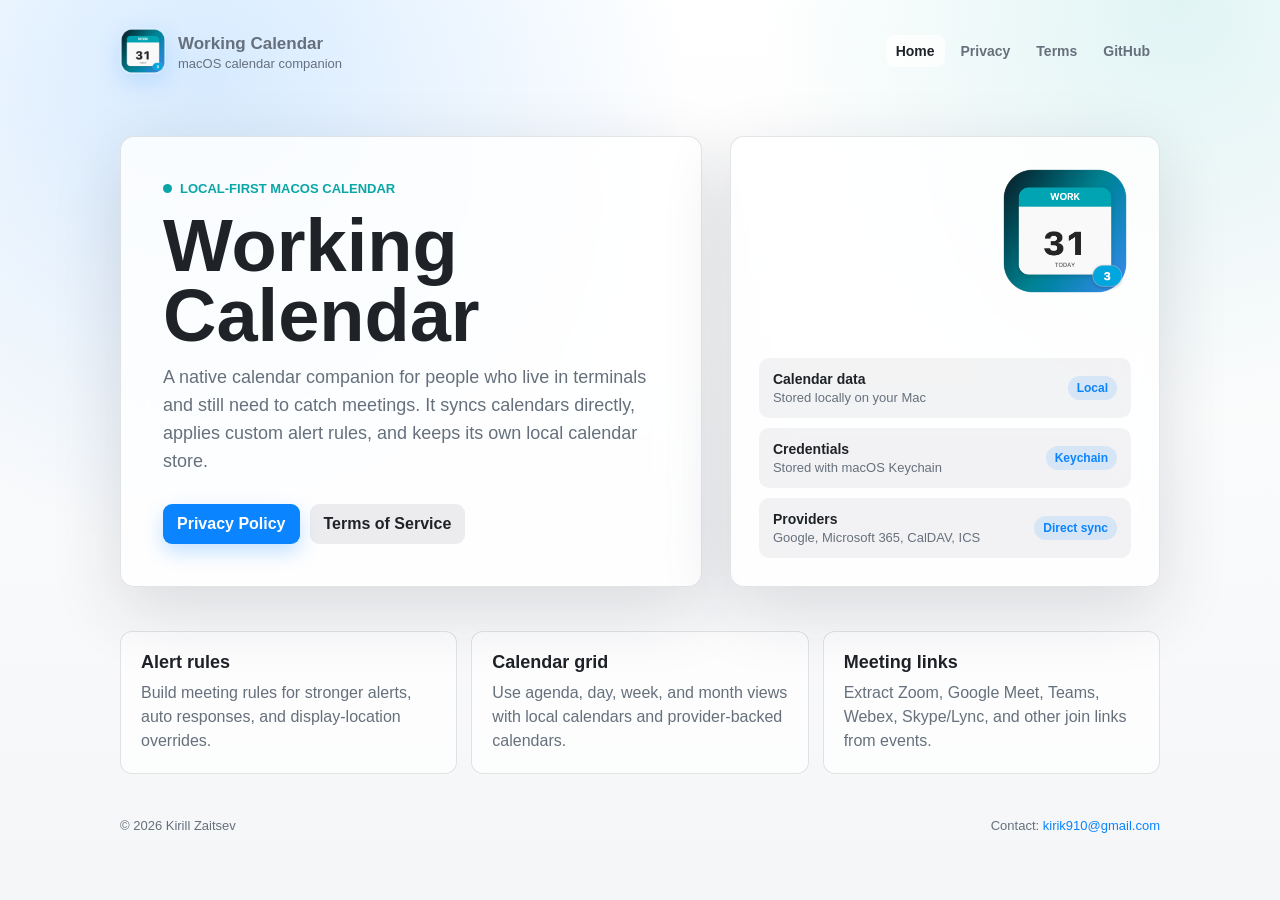
<file: index.html>
<!doctype html>
<html lang="en">
<head>
  <meta charset="utf-8">
  <meta name="viewport" content="width=device-width, initial-scale=1">
  <title>Working Calendar</title>
  <meta name="description" content="Working Calendar is a native macOS calendar companion with local-first storage, alert rules, and direct calendar provider sync.">
  <meta name="google-site-verification" content="0usBkYsAUZFDhwMQ44n-rlULTadnR4fHGVzygO3bVG4">
  <link rel="stylesheet" href="assets/site.css">
</head>
<body>
  <header class="shell topbar">
    <a class="brand" href="./" aria-label="Working Calendar home">
      <img src="assets/app-icon.png" alt="">
      <span><strong>Working Calendar</strong><span>macOS calendar companion</span></span>
    </a>
    <nav class="nav" aria-label="Primary">
      <a class="active" href="./">Home</a>
      <a href="privacy.html">Privacy</a>
      <a href="terms.html">Terms</a>
      <a href="https://github.com/kzaitsev/working_calendar">GitHub</a>
    </nav>
  </header>

  <main class="shell">
    <section class="hero">
      <div class="hero-copy">
        <div class="eyebrow">Local-first macOS calendar</div>
        <h1>Working Calendar</h1>
        <p>A native calendar companion for people who live in terminals and still need to catch meetings. It syncs calendars directly, applies custom alert rules, and keeps its own local calendar store.</p>
        <div class="actions">
          <a class="button" href="privacy.html">Privacy Policy</a>
          <a class="button secondary" href="terms.html">Terms of Service</a>
        </div>
      </div>

      <aside class="hero-card" aria-label="App summary">
        <img src="assets/app-icon.png" alt="Working Calendar app icon">
        <div class="status-list">
          <div class="status-item">
            <div><strong>Calendar data</strong><br><span>Stored locally on your Mac</span></div>
            <div class="pill">Local</div>
          </div>
          <div class="status-item">
            <div><strong>Credentials</strong><br><span>Stored with macOS Keychain</span></div>
            <div class="pill">Keychain</div>
          </div>
          <div class="status-item">
            <div><strong>Providers</strong><br><span>Google, Microsoft 365, CalDAV, ICS</span></div>
            <div class="pill">Direct sync</div>
          </div>
        </div>
      </aside>
    </section>

    <section class="grid" aria-label="Highlights">
      <article class="mini-card">
        <h2>Alert rules</h2>
        <p>Build meeting rules for stronger alerts, auto responses, and display-location overrides.</p>
      </article>
      <article class="mini-card">
        <h2>Calendar grid</h2>
        <p>Use agenda, day, week, and month views with local calendars and provider-backed calendars.</p>
      </article>
      <article class="mini-card">
        <h2>Meeting links</h2>
        <p>Extract Zoom, Google Meet, Teams, Webex, Skype/Lync, and other join links from events.</p>
      </article>
    </section>
  </main>

  <footer class="shell footer">
    <span>© 2026 Kirill Zaitsev</span>
    <span>Contact: <a href="mailto:kirik910@gmail.com">kirik910@gmail.com</a></span>
  </footer>
</body>
</html>
</file>
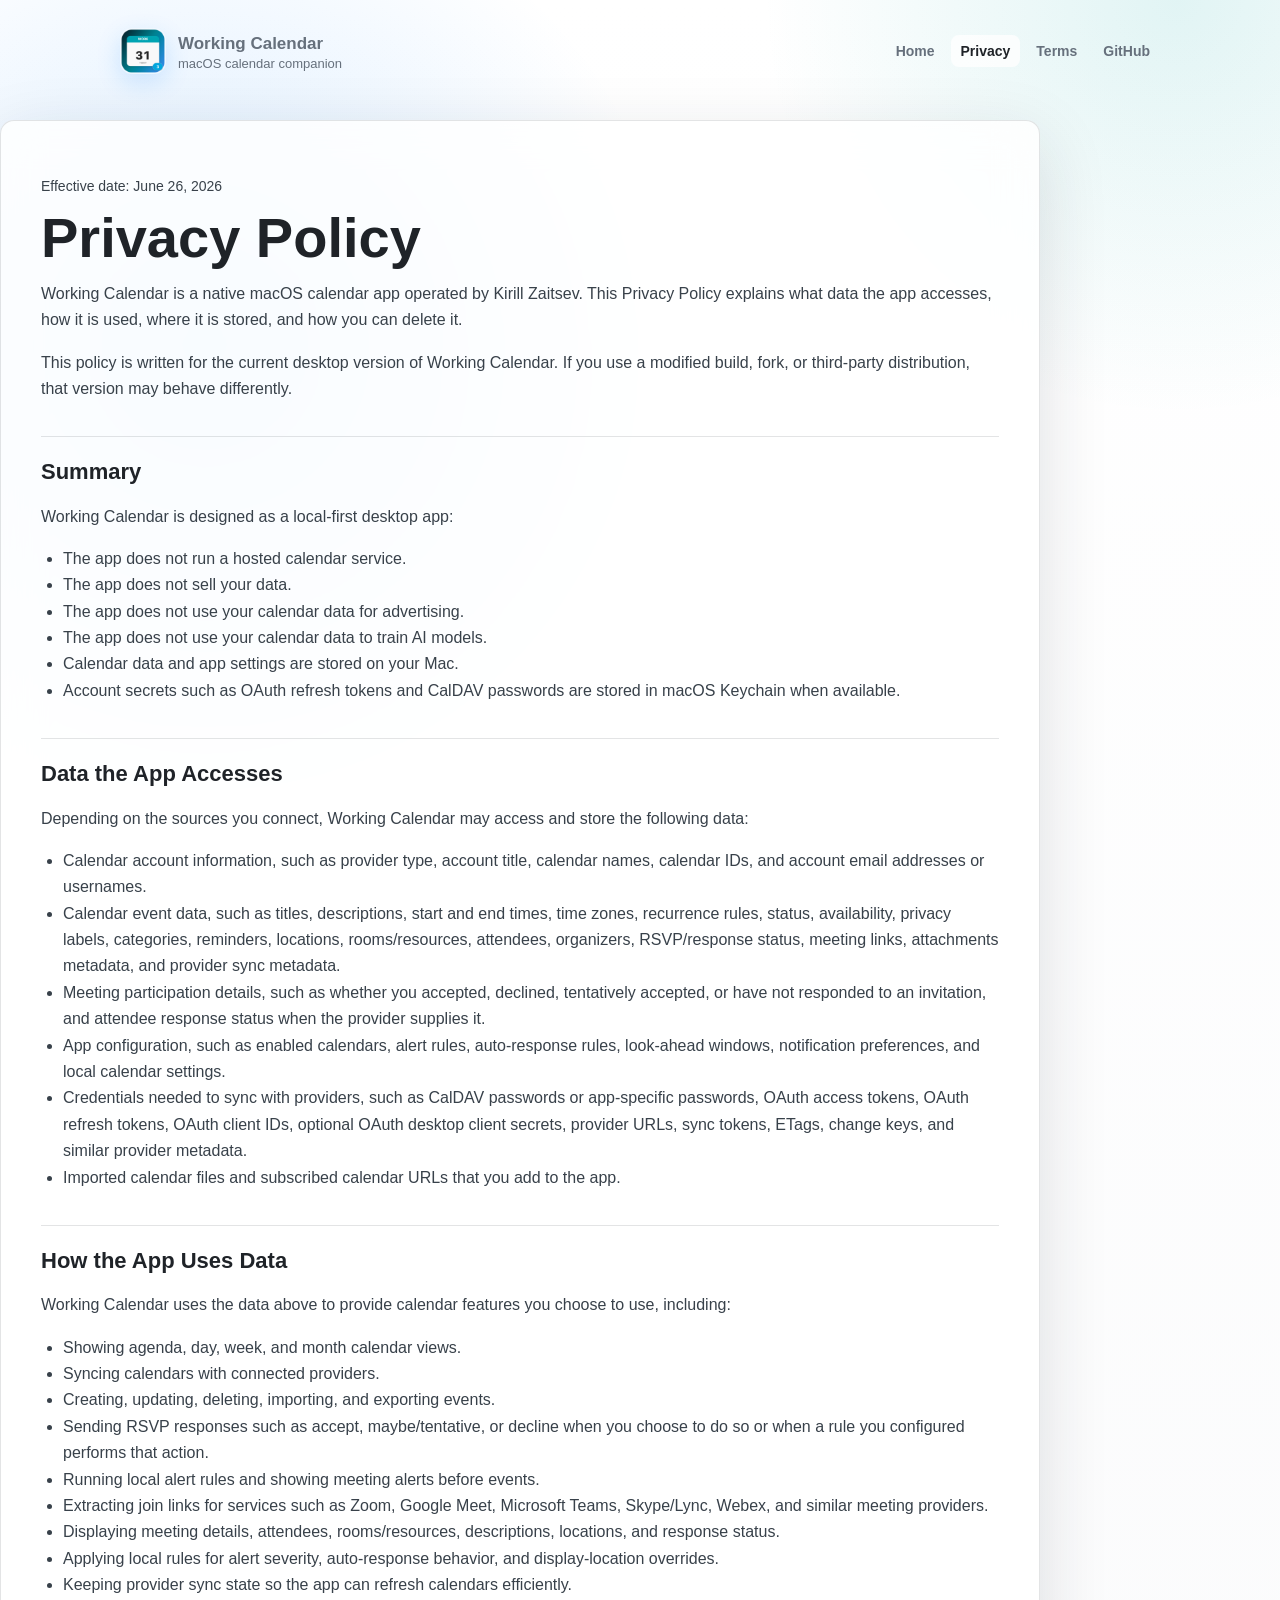
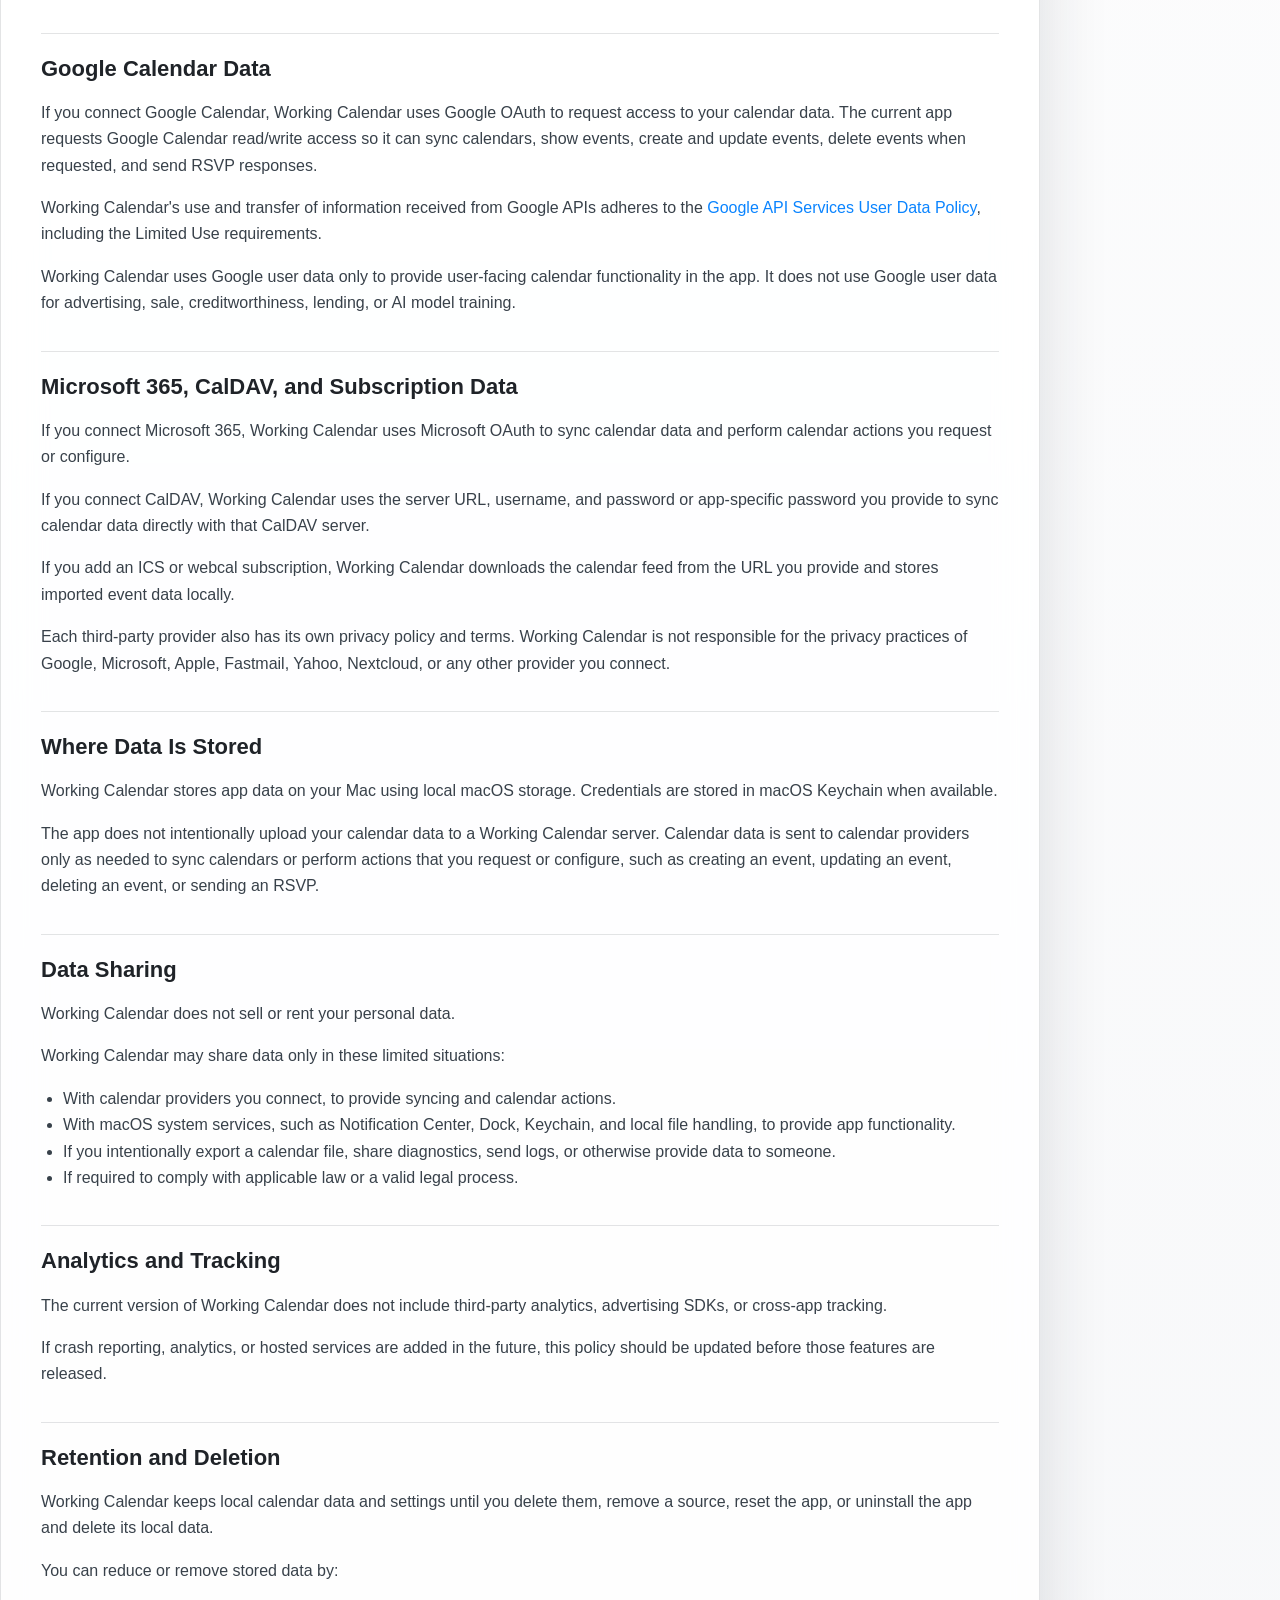
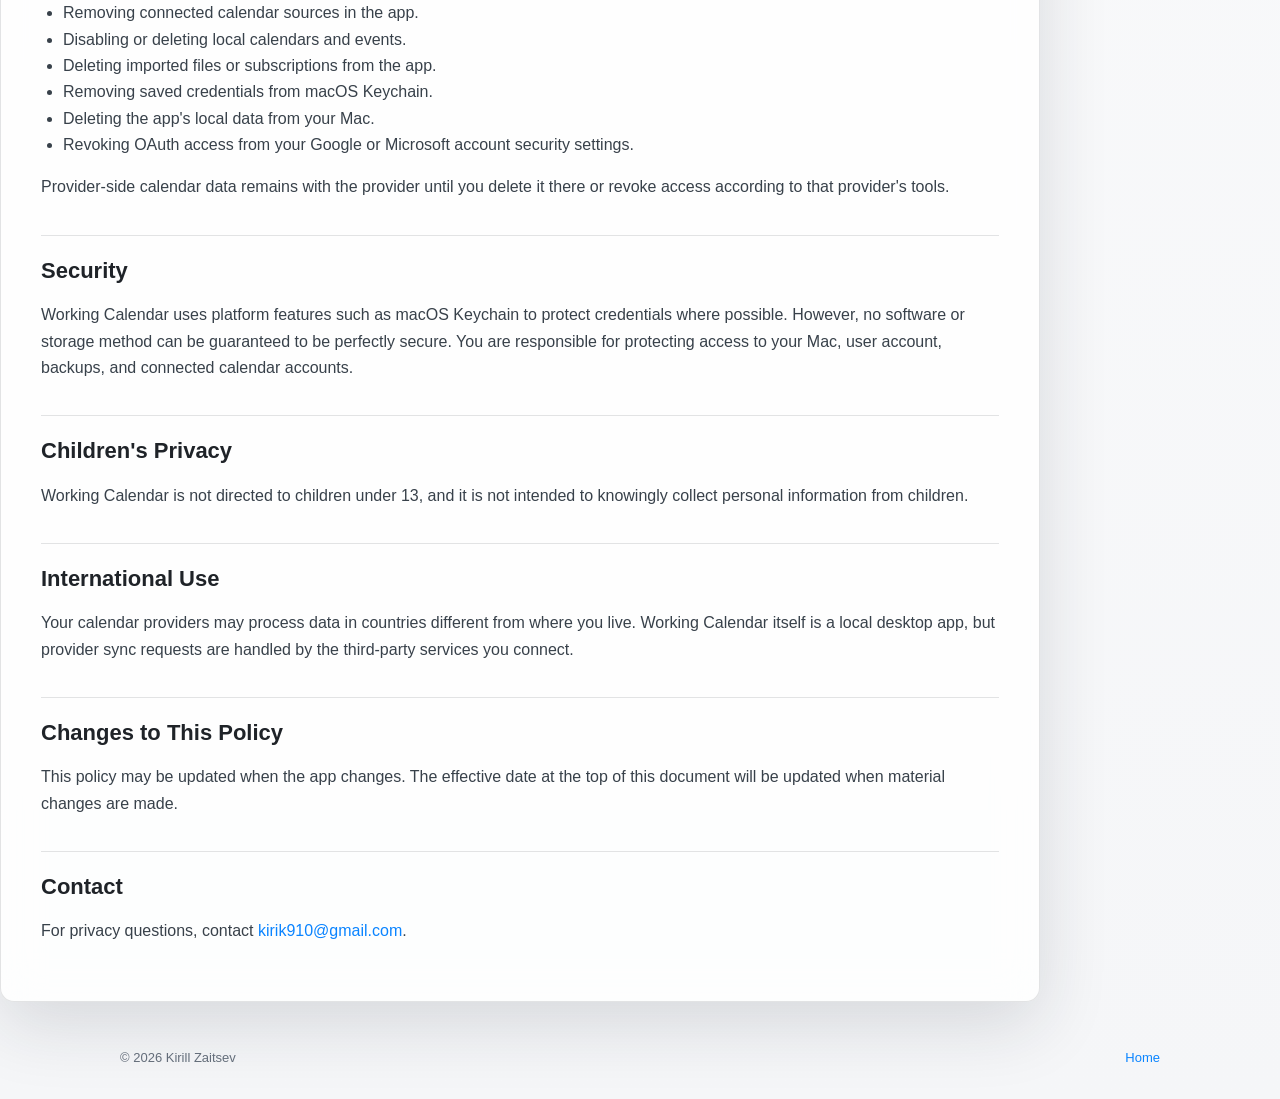
<file: privacy.html>
<!doctype html>
<html lang="en">
<head>
  <meta charset="utf-8">
  <meta name="viewport" content="width=device-width, initial-scale=1">
  <title>Privacy Policy - Working Calendar</title>
  <meta name="description" content="Privacy Policy for Working Calendar.">
  <link rel="stylesheet" href="assets/site.css">
</head>
<body>
  <header class="shell topbar">
    <a class="brand" href="./" aria-label="Working Calendar home">
      <img src="assets/app-icon.png" alt="">
      <span><strong>Working Calendar</strong><span>macOS calendar companion</span></span>
    </a>
    <nav class="nav" aria-label="Primary">
      <a href="./">Home</a>
      <a class="active" href="privacy.html">Privacy</a>
      <a href="terms.html">Terms</a>
      <a href="https://github.com/kzaitsev/working_calendar">GitHub</a>
    </nav>
  </header>

  <main class="shell content-card">
    <p class="meta">Effective date: June 26, 2026</p>
    <h1>Privacy Policy</h1>
    <p>Working Calendar is a native macOS calendar app operated by Kirill Zaitsev. This Privacy Policy explains what data the app accesses, how it is used, where it is stored, and how you can delete it.</p>
    <p>This policy is written for the current desktop version of Working Calendar. If you use a modified build, fork, or third-party distribution, that version may behave differently.</p>

    <h2>Summary</h2>
    <p>Working Calendar is designed as a local-first desktop app:</p>
    <ul>
      <li>The app does not run a hosted calendar service.</li>
      <li>The app does not sell your data.</li>
      <li>The app does not use your calendar data for advertising.</li>
      <li>The app does not use your calendar data to train AI models.</li>
      <li>Calendar data and app settings are stored on your Mac.</li>
      <li>Account secrets such as OAuth refresh tokens and CalDAV passwords are stored in macOS Keychain when available.</li>
    </ul>

    <h2>Data the App Accesses</h2>
    <p>Depending on the sources you connect, Working Calendar may access and store the following data:</p>
    <ul>
      <li>Calendar account information, such as provider type, account title, calendar names, calendar IDs, and account email addresses or usernames.</li>
      <li>Calendar event data, such as titles, descriptions, start and end times, time zones, recurrence rules, status, availability, privacy labels, categories, reminders, locations, rooms/resources, attendees, organizers, RSVP/response status, meeting links, attachments metadata, and provider sync metadata.</li>
      <li>Meeting participation details, such as whether you accepted, declined, tentatively accepted, or have not responded to an invitation, and attendee response status when the provider supplies it.</li>
      <li>App configuration, such as enabled calendars, alert rules, auto-response rules, look-ahead windows, notification preferences, and local calendar settings.</li>
      <li>Credentials needed to sync with providers, such as CalDAV passwords or app-specific passwords, OAuth access tokens, OAuth refresh tokens, OAuth client IDs, optional OAuth desktop client secrets, provider URLs, sync tokens, ETags, change keys, and similar provider metadata.</li>
      <li>Imported calendar files and subscribed calendar URLs that you add to the app.</li>
    </ul>

    <h2>How the App Uses Data</h2>
    <p>Working Calendar uses the data above to provide calendar features you choose to use, including:</p>
    <ul>
      <li>Showing agenda, day, week, and month calendar views.</li>
      <li>Syncing calendars with connected providers.</li>
      <li>Creating, updating, deleting, importing, and exporting events.</li>
      <li>Sending RSVP responses such as accept, maybe/tentative, or decline when you choose to do so or when a rule you configured performs that action.</li>
      <li>Running local alert rules and showing meeting alerts before events.</li>
      <li>Extracting join links for services such as Zoom, Google Meet, Microsoft Teams, Skype/Lync, Webex, and similar meeting providers.</li>
      <li>Displaying meeting details, attendees, rooms/resources, descriptions, locations, and response status.</li>
      <li>Applying local rules for alert severity, auto-response behavior, and display-location overrides.</li>
      <li>Keeping provider sync state so the app can refresh calendars efficiently.</li>
    </ul>

    <h2>Google Calendar Data</h2>
    <p>If you connect Google Calendar, Working Calendar uses Google OAuth to request access to your calendar data. The current app requests Google Calendar read/write access so it can sync calendars, show events, create and update events, delete events when requested, and send RSVP responses.</p>
    <p>Working Calendar's use and transfer of information received from Google APIs adheres to the <a href="https://developers.google.com/terms/api-services-user-data-policy">Google API Services User Data Policy</a>, including the Limited Use requirements.</p>
    <p>Working Calendar uses Google user data only to provide user-facing calendar functionality in the app. It does not use Google user data for advertising, sale, creditworthiness, lending, or AI model training.</p>

    <h2>Microsoft 365, CalDAV, and Subscription Data</h2>
    <p>If you connect Microsoft 365, Working Calendar uses Microsoft OAuth to sync calendar data and perform calendar actions you request or configure.</p>
    <p>If you connect CalDAV, Working Calendar uses the server URL, username, and password or app-specific password you provide to sync calendar data directly with that CalDAV server.</p>
    <p>If you add an ICS or webcal subscription, Working Calendar downloads the calendar feed from the URL you provide and stores imported event data locally.</p>
    <p>Each third-party provider also has its own privacy policy and terms. Working Calendar is not responsible for the privacy practices of Google, Microsoft, Apple, Fastmail, Yahoo, Nextcloud, or any other provider you connect.</p>

    <h2>Where Data Is Stored</h2>
    <p>Working Calendar stores app data on your Mac using local macOS storage. Credentials are stored in macOS Keychain when available.</p>
    <p>The app does not intentionally upload your calendar data to a Working Calendar server. Calendar data is sent to calendar providers only as needed to sync calendars or perform actions that you request or configure, such as creating an event, updating an event, deleting an event, or sending an RSVP.</p>

    <h2>Data Sharing</h2>
    <p>Working Calendar does not sell or rent your personal data.</p>
    <p>Working Calendar may share data only in these limited situations:</p>
    <ul>
      <li>With calendar providers you connect, to provide syncing and calendar actions.</li>
      <li>With macOS system services, such as Notification Center, Dock, Keychain, and local file handling, to provide app functionality.</li>
      <li>If you intentionally export a calendar file, share diagnostics, send logs, or otherwise provide data to someone.</li>
      <li>If required to comply with applicable law or a valid legal process.</li>
    </ul>

    <h2>Analytics and Tracking</h2>
    <p>The current version of Working Calendar does not include third-party analytics, advertising SDKs, or cross-app tracking.</p>
    <p>If crash reporting, analytics, or hosted services are added in the future, this policy should be updated before those features are released.</p>

    <h2>Retention and Deletion</h2>
    <p>Working Calendar keeps local calendar data and settings until you delete them, remove a source, reset the app, or uninstall the app and delete its local data.</p>
    <p>You can reduce or remove stored data by:</p>
    <ul>
      <li>Removing connected calendar sources in the app.</li>
      <li>Disabling or deleting local calendars and events.</li>
      <li>Deleting imported files or subscriptions from the app.</li>
      <li>Removing saved credentials from macOS Keychain.</li>
      <li>Deleting the app's local data from your Mac.</li>
      <li>Revoking OAuth access from your Google or Microsoft account security settings.</li>
    </ul>
    <p>Provider-side calendar data remains with the provider until you delete it there or revoke access according to that provider's tools.</p>

    <h2>Security</h2>
    <p>Working Calendar uses platform features such as macOS Keychain to protect credentials where possible. However, no software or storage method can be guaranteed to be perfectly secure. You are responsible for protecting access to your Mac, user account, backups, and connected calendar accounts.</p>

    <h2>Children's Privacy</h2>
    <p>Working Calendar is not directed to children under 13, and it is not intended to knowingly collect personal information from children.</p>

    <h2>International Use</h2>
    <p>Your calendar providers may process data in countries different from where you live. Working Calendar itself is a local desktop app, but provider sync requests are handled by the third-party services you connect.</p>

    <h2>Changes to This Policy</h2>
    <p>This policy may be updated when the app changes. The effective date at the top of this document will be updated when material changes are made.</p>

    <h2>Contact</h2>
    <p>For privacy questions, contact <a href="mailto:kirik910@gmail.com">kirik910@gmail.com</a>.</p>
  </main>

  <footer class="shell footer">
    <span>© 2026 Kirill Zaitsev</span>
    <span><a href="./">Home</a></span>
  </footer>
</body>
</html>
</file>
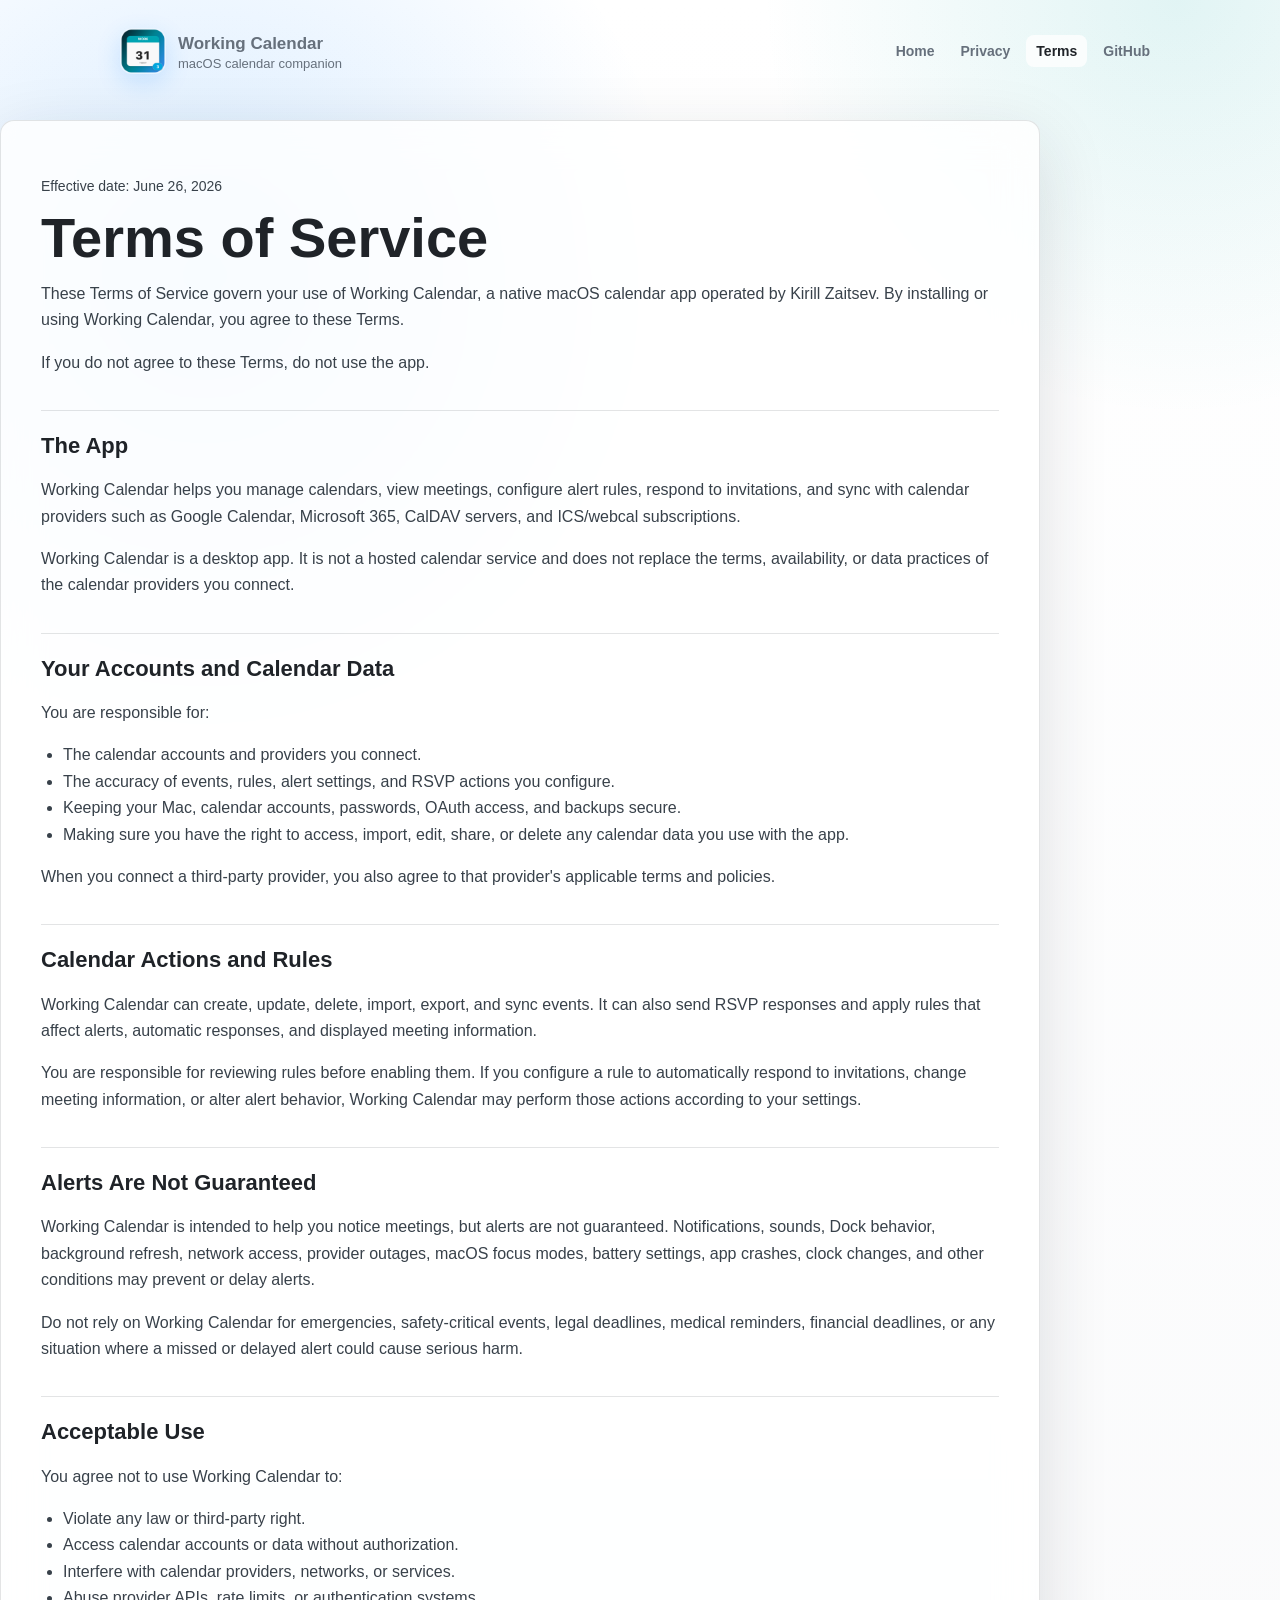
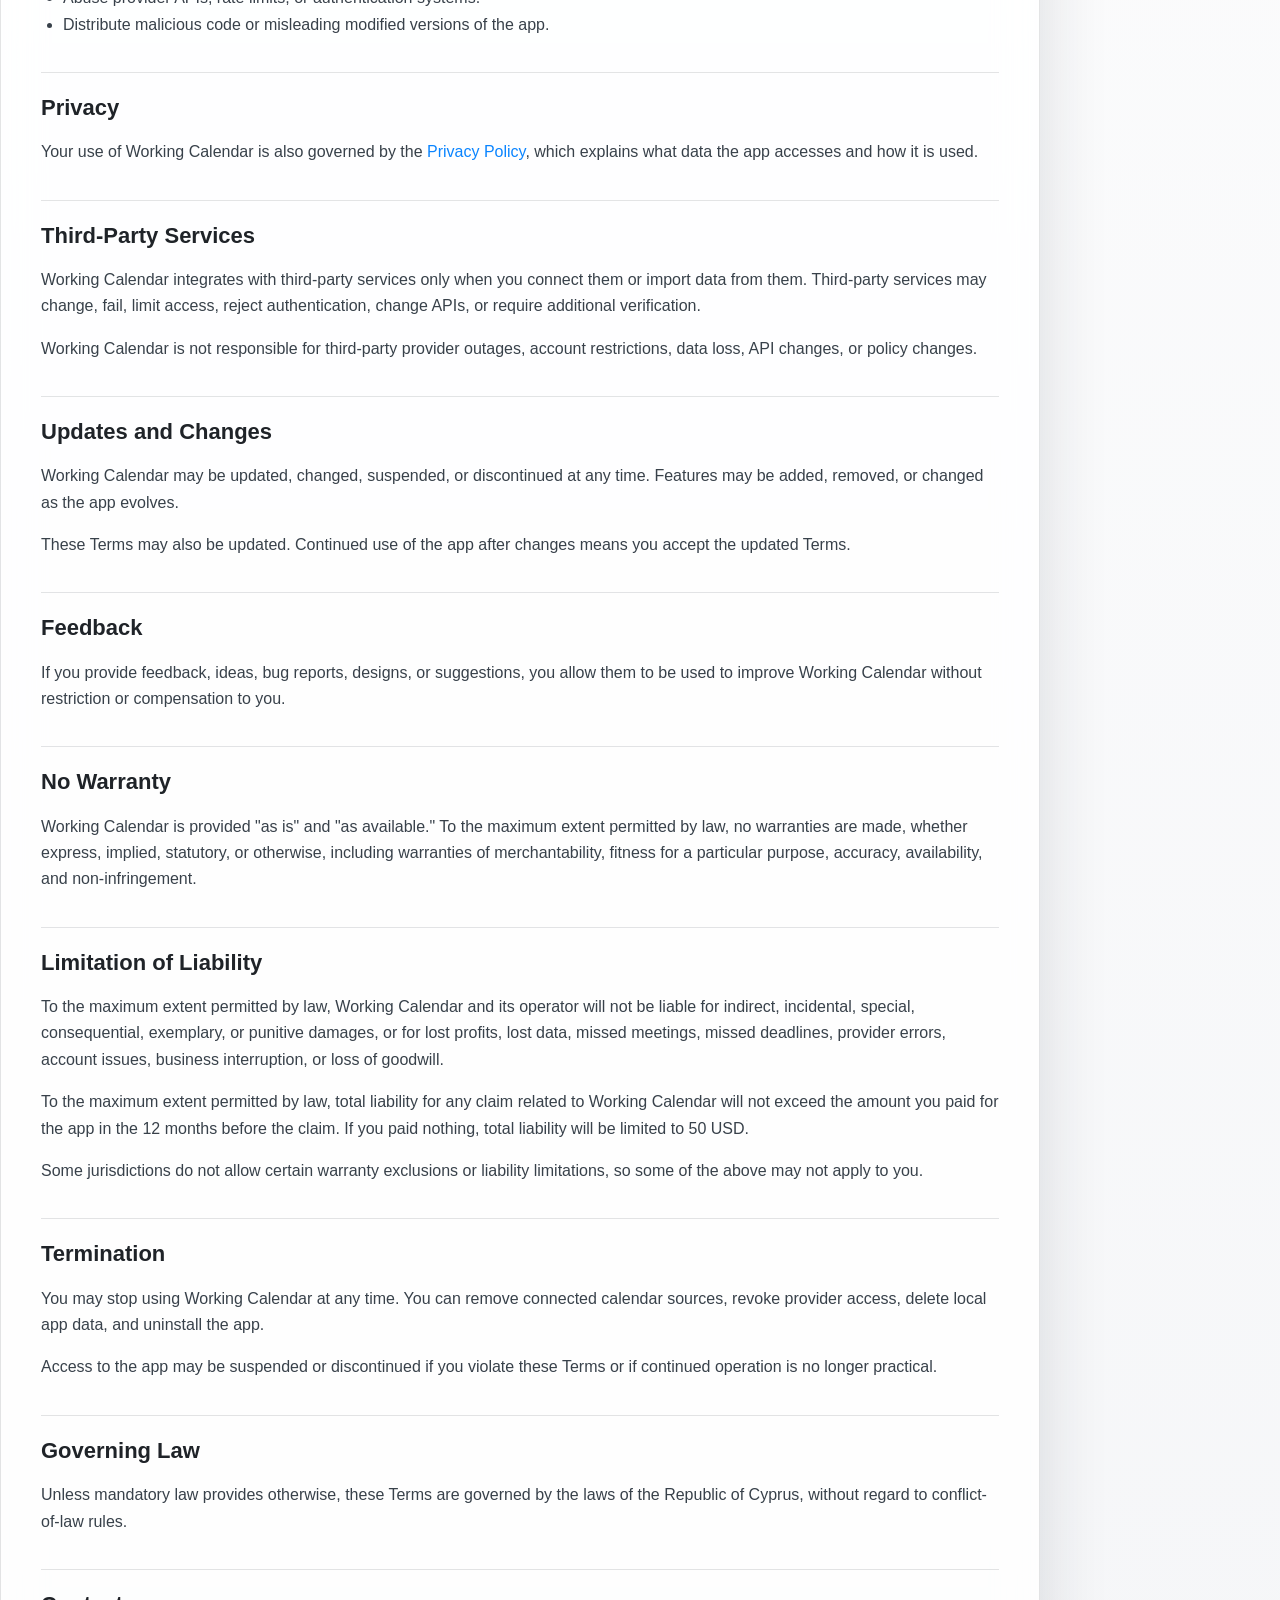
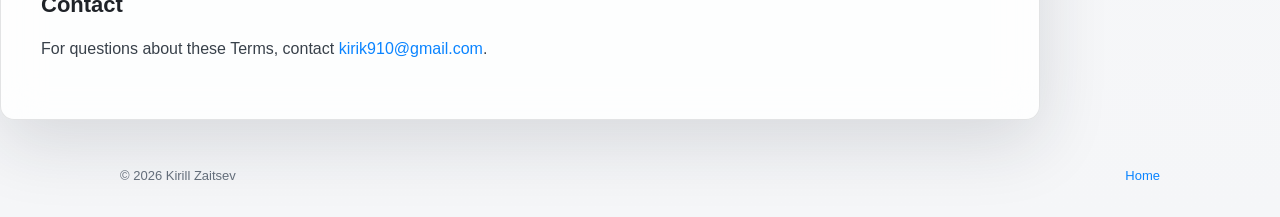
<file: terms.html>
<!doctype html>
<html lang="en">
<head>
  <meta charset="utf-8">
  <meta name="viewport" content="width=device-width, initial-scale=1">
  <title>Terms of Service - Working Calendar</title>
  <meta name="description" content="Terms of Service for Working Calendar.">
  <link rel="stylesheet" href="assets/site.css">
</head>
<body>
  <header class="shell topbar">
    <a class="brand" href="./" aria-label="Working Calendar home">
      <img src="assets/app-icon.png" alt="">
      <span><strong>Working Calendar</strong><span>macOS calendar companion</span></span>
    </a>
    <nav class="nav" aria-label="Primary">
      <a href="./">Home</a>
      <a href="privacy.html">Privacy</a>
      <a class="active" href="terms.html">Terms</a>
      <a href="https://github.com/kzaitsev/working_calendar">GitHub</a>
    </nav>
  </header>

  <main class="shell content-card">
    <p class="meta">Effective date: June 26, 2026</p>
    <h1>Terms of Service</h1>
    <p>These Terms of Service govern your use of Working Calendar, a native macOS calendar app operated by Kirill Zaitsev. By installing or using Working Calendar, you agree to these Terms.</p>
    <p>If you do not agree to these Terms, do not use the app.</p>

    <h2>The App</h2>
    <p>Working Calendar helps you manage calendars, view meetings, configure alert rules, respond to invitations, and sync with calendar providers such as Google Calendar, Microsoft 365, CalDAV servers, and ICS/webcal subscriptions.</p>
    <p>Working Calendar is a desktop app. It is not a hosted calendar service and does not replace the terms, availability, or data practices of the calendar providers you connect.</p>

    <h2>Your Accounts and Calendar Data</h2>
    <p>You are responsible for:</p>
    <ul>
      <li>The calendar accounts and providers you connect.</li>
      <li>The accuracy of events, rules, alert settings, and RSVP actions you configure.</li>
      <li>Keeping your Mac, calendar accounts, passwords, OAuth access, and backups secure.</li>
      <li>Making sure you have the right to access, import, edit, share, or delete any calendar data you use with the app.</li>
    </ul>
    <p>When you connect a third-party provider, you also agree to that provider's applicable terms and policies.</p>

    <h2>Calendar Actions and Rules</h2>
    <p>Working Calendar can create, update, delete, import, export, and sync events. It can also send RSVP responses and apply rules that affect alerts, automatic responses, and displayed meeting information.</p>
    <p>You are responsible for reviewing rules before enabling them. If you configure a rule to automatically respond to invitations, change meeting information, or alter alert behavior, Working Calendar may perform those actions according to your settings.</p>

    <h2>Alerts Are Not Guaranteed</h2>
    <p>Working Calendar is intended to help you notice meetings, but alerts are not guaranteed. Notifications, sounds, Dock behavior, background refresh, network access, provider outages, macOS focus modes, battery settings, app crashes, clock changes, and other conditions may prevent or delay alerts.</p>
    <p>Do not rely on Working Calendar for emergencies, safety-critical events, legal deadlines, medical reminders, financial deadlines, or any situation where a missed or delayed alert could cause serious harm.</p>

    <h2>Acceptable Use</h2>
    <p>You agree not to use Working Calendar to:</p>
    <ul>
      <li>Violate any law or third-party right.</li>
      <li>Access calendar accounts or data without authorization.</li>
      <li>Interfere with calendar providers, networks, or services.</li>
      <li>Abuse provider APIs, rate limits, or authentication systems.</li>
      <li>Distribute malicious code or misleading modified versions of the app.</li>
    </ul>

    <h2>Privacy</h2>
    <p>Your use of Working Calendar is also governed by the <a href="privacy.html">Privacy Policy</a>, which explains what data the app accesses and how it is used.</p>

    <h2>Third-Party Services</h2>
    <p>Working Calendar integrates with third-party services only when you connect them or import data from them. Third-party services may change, fail, limit access, reject authentication, change APIs, or require additional verification.</p>
    <p>Working Calendar is not responsible for third-party provider outages, account restrictions, data loss, API changes, or policy changes.</p>

    <h2>Updates and Changes</h2>
    <p>Working Calendar may be updated, changed, suspended, or discontinued at any time. Features may be added, removed, or changed as the app evolves.</p>
    <p>These Terms may also be updated. Continued use of the app after changes means you accept the updated Terms.</p>

    <h2>Feedback</h2>
    <p>If you provide feedback, ideas, bug reports, designs, or suggestions, you allow them to be used to improve Working Calendar without restriction or compensation to you.</p>

    <h2>No Warranty</h2>
    <p>Working Calendar is provided "as is" and "as available." To the maximum extent permitted by law, no warranties are made, whether express, implied, statutory, or otherwise, including warranties of merchantability, fitness for a particular purpose, accuracy, availability, and non-infringement.</p>

    <h2>Limitation of Liability</h2>
    <p>To the maximum extent permitted by law, Working Calendar and its operator will not be liable for indirect, incidental, special, consequential, exemplary, or punitive damages, or for lost profits, lost data, missed meetings, missed deadlines, provider errors, account issues, business interruption, or loss of goodwill.</p>
    <p>To the maximum extent permitted by law, total liability for any claim related to Working Calendar will not exceed the amount you paid for the app in the 12 months before the claim. If you paid nothing, total liability will be limited to 50 USD.</p>
    <p>Some jurisdictions do not allow certain warranty exclusions or liability limitations, so some of the above may not apply to you.</p>

    <h2>Termination</h2>
    <p>You may stop using Working Calendar at any time. You can remove connected calendar sources, revoke provider access, delete local app data, and uninstall the app.</p>
    <p>Access to the app may be suspended or discontinued if you violate these Terms or if continued operation is no longer practical.</p>

    <h2>Governing Law</h2>
    <p>Unless mandatory law provides otherwise, these Terms are governed by the laws of the Republic of Cyprus, without regard to conflict-of-law rules.</p>

    <h2>Contact</h2>
    <p>For questions about these Terms, contact <a href="mailto:kirik910@gmail.com">kirik910@gmail.com</a>.</p>
  </main>

  <footer class="shell footer">
    <span>© 2026 Kirill Zaitsev</span>
    <span><a href="./">Home</a></span>
  </footer>
</body>
</html>
</file>
<file: assets/site.css>
:root {
  color-scheme: light;
  --bg: #f5f6f8;
  --panel: rgba(255, 255, 255, 0.82);
  --text: #1f2328;
  --muted: #66707c;
  --line: rgba(28, 35, 43, 0.12);
  --blue: #0a84ff;
  --teal: #0aa6a6;
  --shadow: 0 22px 70px rgba(25, 34, 48, 0.14);
}

* {
  box-sizing: border-box;
}

body {
  margin: 0;
  min-height: 100vh;
  font-family: -apple-system, BlinkMacSystemFont, "SF Pro Text", "Segoe UI", sans-serif;
  color: var(--text);
  background:
    radial-gradient(circle at 16% 8%, rgba(10, 132, 255, 0.16), transparent 30rem),
    radial-gradient(circle at 92% 0%, rgba(10, 166, 166, 0.12), transparent 26rem),
    linear-gradient(180deg, #ffffff 0%, var(--bg) 100%);
}

a {
  color: var(--blue);
  text-decoration: none;
}

a:hover {
  text-decoration: underline;
}

.shell {
  width: min(1040px, calc(100% - 40px));
  margin: 0 auto;
}

.topbar {
  display: flex;
  align-items: center;
  justify-content: space-between;
  gap: 24px;
  padding: 28px 0 18px;
}

.brand {
  display: flex;
  align-items: center;
  gap: 12px;
  color: inherit;
}

.brand:hover {
  text-decoration: none;
}

.brand img {
  width: 46px;
  height: 46px;
  border-radius: 12px;
  box-shadow: 0 8px 24px rgba(10, 132, 255, 0.16);
}

.brand strong {
  display: block;
  font-size: 17px;
}

.brand span {
  display: block;
  margin-top: 2px;
  color: var(--muted);
  font-size: 13px;
}

.nav {
  display: flex;
  align-items: center;
  gap: 6px;
}

.nav a {
  color: var(--muted);
  font-size: 14px;
  font-weight: 600;
  padding: 8px 10px;
  border-radius: 8px;
}

.nav a:hover,
.nav a.active {
  color: var(--text);
  background: rgba(255, 255, 255, 0.78);
  text-decoration: none;
}

.hero {
  display: grid;
  grid-template-columns: 1.15fr 0.85fr;
  gap: 28px;
  align-items: stretch;
  padding: 44px 0 34px;
}

.hero-copy,
.hero-card,
.content-card {
  background: var(--panel);
  border: 1px solid var(--line);
  border-radius: 14px;
  box-shadow: var(--shadow);
  backdrop-filter: blur(20px);
}

.hero-copy {
  padding: 42px;
}

.eyebrow {
  display: inline-flex;
  align-items: center;
  gap: 8px;
  color: var(--teal);
  font-size: 13px;
  font-weight: 800;
  letter-spacing: 0;
  text-transform: uppercase;
}

.eyebrow::before {
  content: "";
  width: 9px;
  height: 9px;
  border-radius: 50%;
  background: var(--teal);
}

h1 {
  margin: 14px 0 14px;
  font-size: clamp(42px, 7vw, 74px);
  line-height: 0.94;
  letter-spacing: 0;
}

.hero-copy p {
  max-width: 620px;
  margin: 0;
  color: var(--muted);
  font-size: 18px;
  line-height: 1.55;
}

.actions {
  display: flex;
  flex-wrap: wrap;
  gap: 10px;
  margin-top: 28px;
}

.button {
  display: inline-flex;
  align-items: center;
  justify-content: center;
  min-height: 40px;
  padding: 0 14px;
  border-radius: 9px;
  background: var(--blue);
  color: white;
  font-weight: 700;
  box-shadow: 0 8px 20px rgba(10, 132, 255, 0.24);
}

.button.secondary {
  background: rgba(31, 35, 40, 0.08);
  color: var(--text);
  box-shadow: none;
}

.button:hover {
  text-decoration: none;
}

.hero-card {
  padding: 28px;
  display: flex;
  flex-direction: column;
  justify-content: space-between;
  min-height: 360px;
}

.hero-card img {
  width: 132px;
  height: 132px;
  align-self: flex-end;
}

.status-list {
  display: grid;
  gap: 10px;
}

.status-item {
  display: flex;
  align-items: center;
  justify-content: space-between;
  gap: 14px;
  padding: 12px 14px;
  border-radius: 10px;
  background: rgba(31, 35, 40, 0.05);
}

.status-item strong {
  font-size: 14px;
}

.status-item span {
  color: var(--muted);
  font-size: 13px;
}

.pill {
  flex: 0 0 auto;
  color: var(--blue);
  background: rgba(10, 132, 255, 0.12);
  border-radius: 999px;
  padding: 5px 9px;
  font-size: 12px;
  font-weight: 800;
}

.grid {
  display: grid;
  grid-template-columns: repeat(3, 1fr);
  gap: 14px;
  padding: 10px 0 44px;
}

.mini-card {
  padding: 20px;
  border: 1px solid var(--line);
  border-radius: 12px;
  background: rgba(255, 255, 255, 0.7);
}

.mini-card h2 {
  margin: 0 0 8px;
  font-size: 18px;
}

.mini-card p {
  margin: 0;
  color: var(--muted);
  line-height: 1.5;
}

.content-card {
  margin: 28px 0 48px;
  padding: 40px;
}

.content-card h1 {
  font-size: clamp(36px, 5vw, 56px);
}

.content-card h2 {
  margin-top: 34px;
  padding-top: 22px;
  border-top: 1px solid var(--line);
  font-size: 22px;
}

.content-card p,
.content-card li {
  color: #38414a;
  line-height: 1.65;
}

.content-card ul {
  padding-left: 22px;
}

.meta {
  color: var(--muted);
  font-size: 14px;
}

.footer {
  display: flex;
  justify-content: space-between;
  gap: 18px;
  padding: 0 0 34px;
  color: var(--muted);
  font-size: 13px;
}

@media (max-width: 820px) {
  .topbar,
  .footer {
    align-items: flex-start;
    flex-direction: column;
  }

  .hero {
    grid-template-columns: 1fr;
  }

  .hero-copy,
  .content-card {
    padding: 28px;
  }

  .grid {
    grid-template-columns: 1fr;
  }
}
</file>
